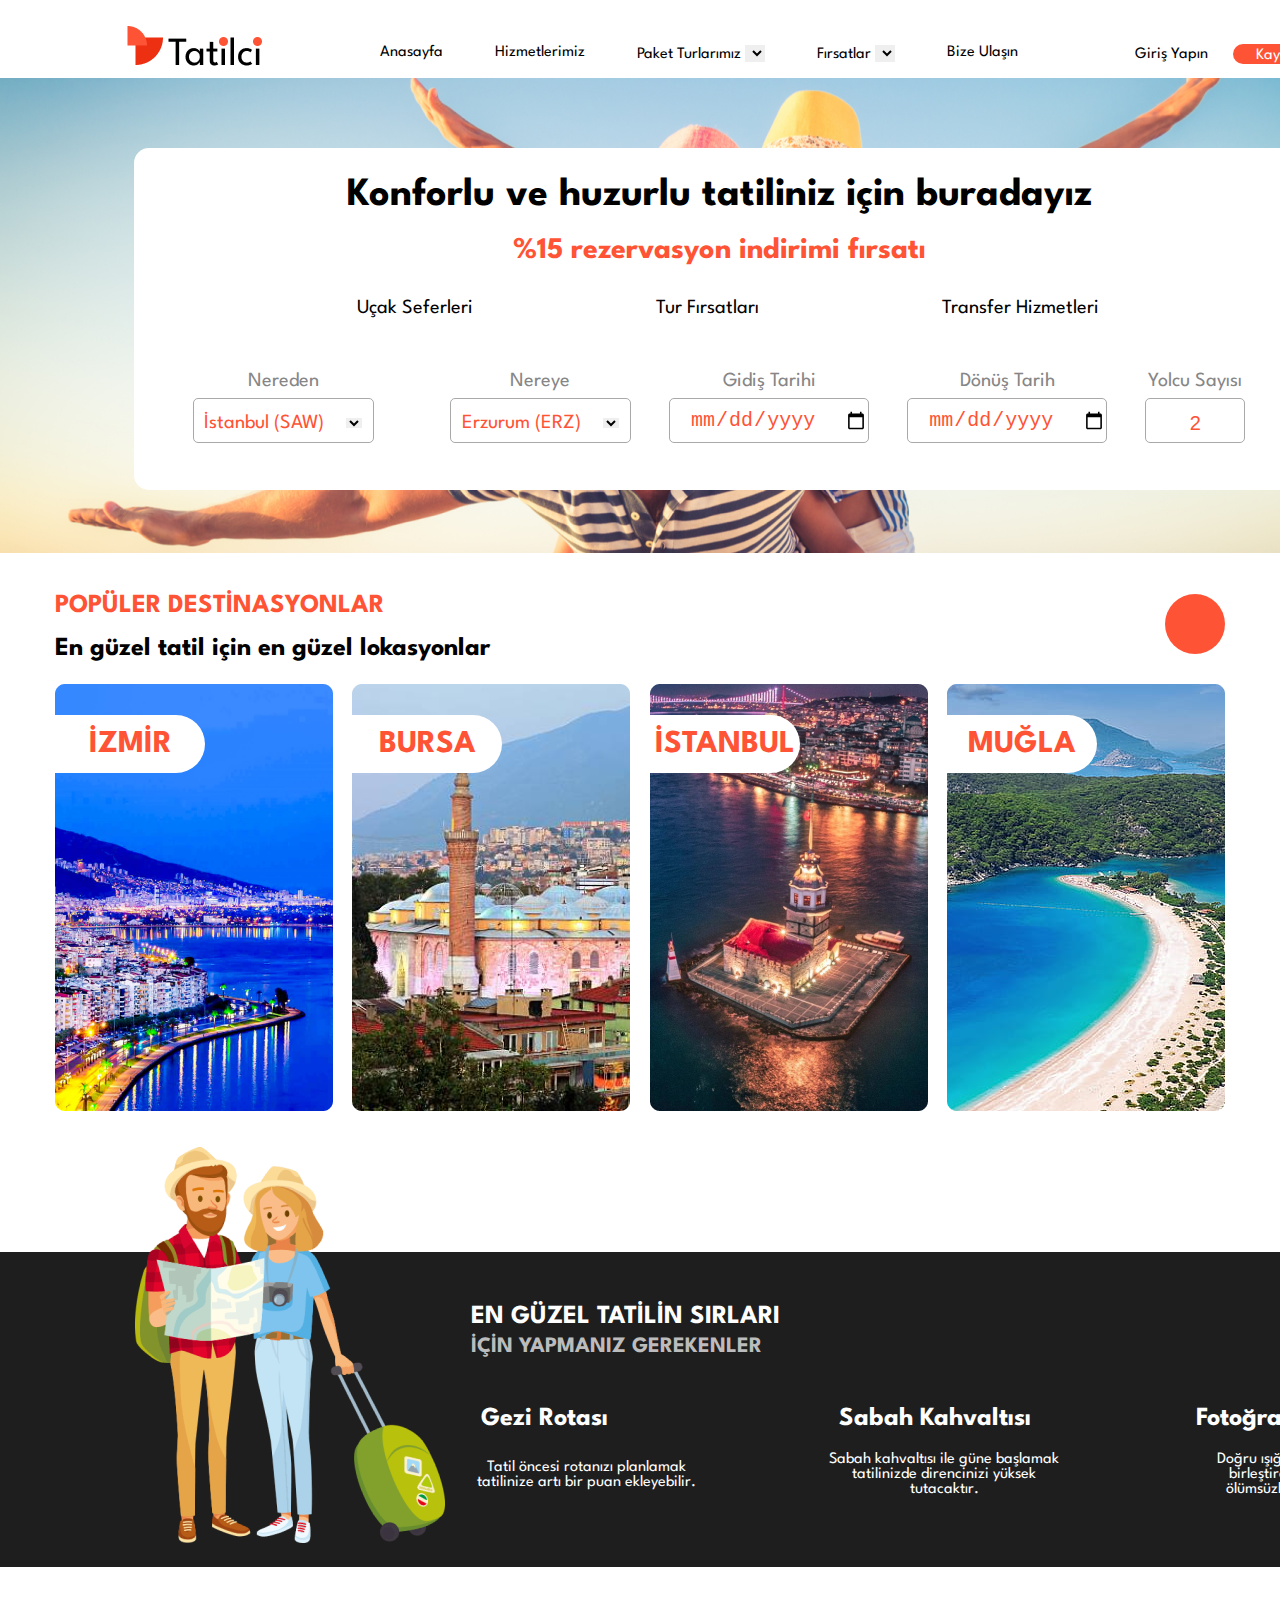
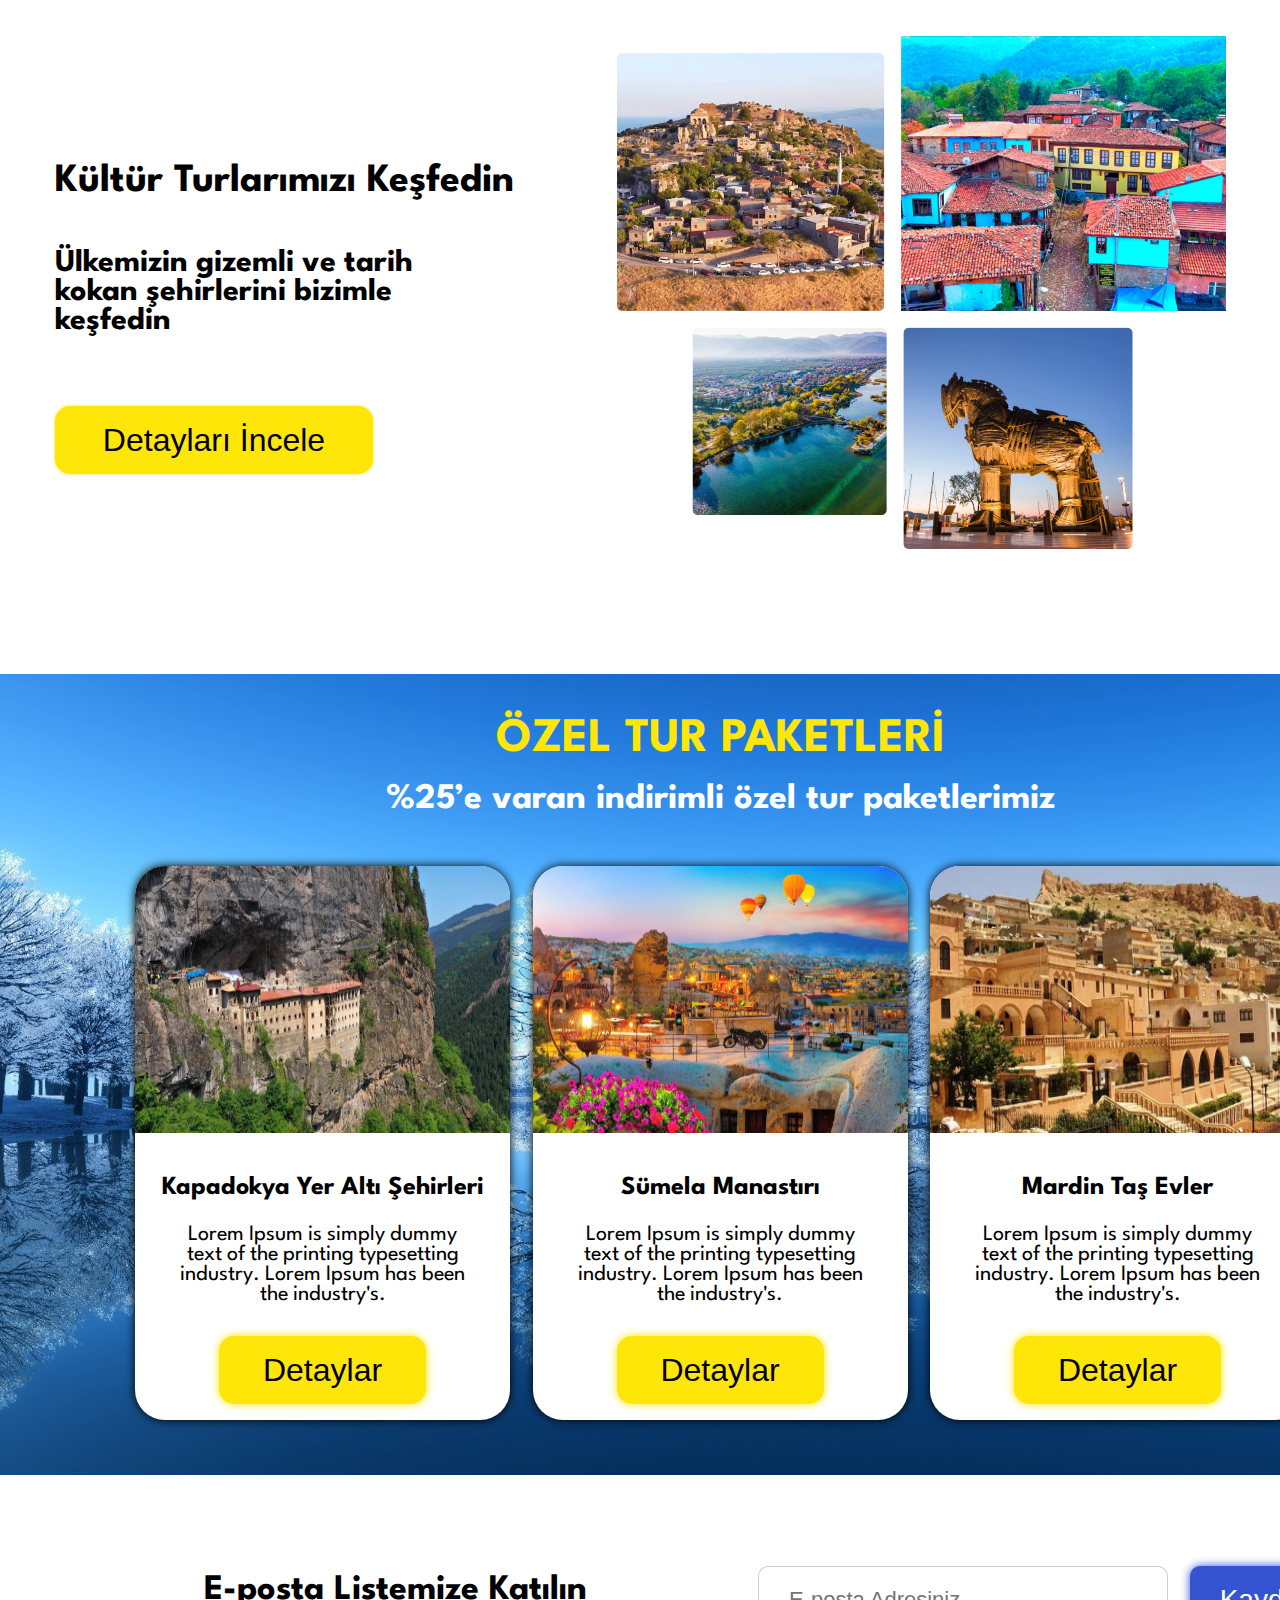
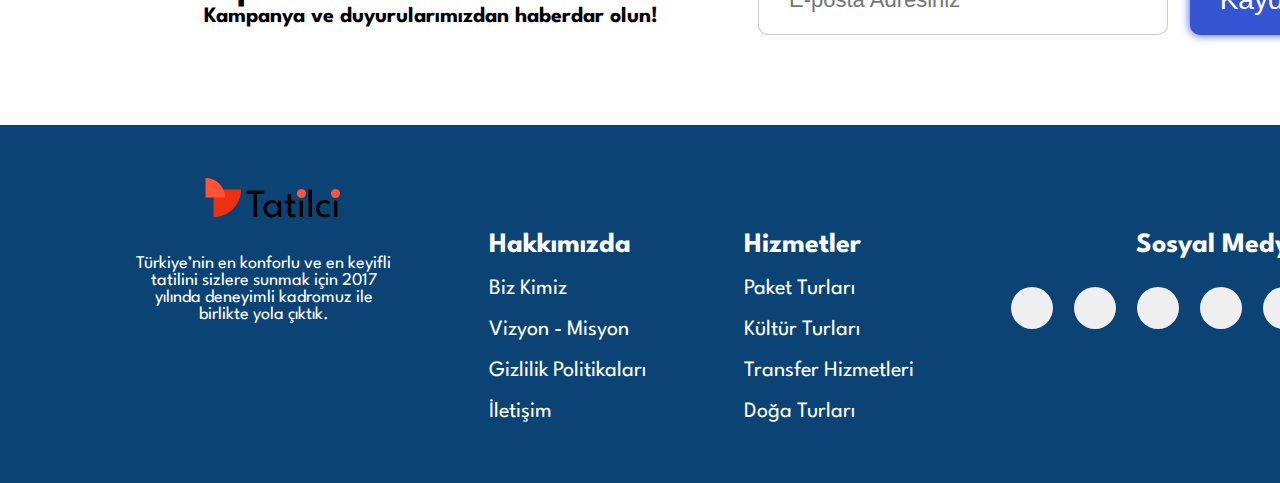
<file: index.html>
<!DOCTYPE html>
<html lang="en">
<head>
    <meta charset="UTF-8">
    <meta name="viewport" content="width=device-width, initial-scale=1.0">
    <link rel="stylesheet" href="https://cdnjs.cloudflare.com/ajax/libs/font-awesome/6.6.0/css/all.min.css" integrity="sha512-Kc323vGBEqzTmouAECnVceyQqyqdsSiqLQISBL29aUW4U/M7pSPA/gEUZQqv1cwx4OnYxTxve5UMg5GT6L4JJg==" crossorigin="anonymous" referrerpolicy="no-referrer" />
    <link rel="preconnect" href="https://fonts.googleapis.com">
<link rel="preconnect" href="https://fonts.gstatic.com" crossorigin>
<link href="https://fonts.googleapis.com/css2?family=League+Spartan:wght@100..900&display=swap" rel="stylesheet">
<link rel="preconnect" href="https://fonts.googleapis.com">
<link rel="preconnect" href="https://fonts.gstatic.com" crossorigin>
<link href="https://fonts.googleapis.com/css2?family=League+Spartan:wght@100..900&display=swap" rel="stylesheet">
    <link rel="stylesheet" href="./css/style.css">
    <title>Tatilci</title>
</head>
<body>
    <!-- nav -->

    <nav>
        <div class="container-nav">
            <div class="logo-img">
                <img src="./image/nav/Group 1.png" alt="">
            </div>
            <div class="nav-mid">
                <div class="anasayfa">
                    <a href="#">Anasayfa</a>
                </div>
                <div class="hizmetlerimiz">
                    <a href="#">Hizmetlerimiz</a>
                </div>
                <div class="taket-turlar">
                    <label for="country">Paket Turlarımız</label>
                    <select name="country" id="country"></select>
                </div>
                <div class="Firsatlar">
                    <label for="country">Fırsatlar</label>
                    <select name="country" id="country"></select>
                </div>
                <div class="bize-ulas">
                    <a href="#">Bize Ulaşın</a>
                </div>
            </div>
            <div class="nav-right">
                <a href="#">Giriş Yapın</a>
                <a href="#" class="kayit">Kayıt Ol</a>
            </div>
        </div>
    </nav>

    <!-- main {header}-->

    <main>
        <div class="wrapper">
            <h1>Konforlu ve huzurlu tatiliniz için buradayız</h1>
            <h2>%15 rezervasyon indirimi fırsatı</h2>
            <div class="container-transfer">
                <button><i class="fa-solid fa-plane-departure"></i>Uçak Seferleri</button>
                <button><i class="fa-solid fa-route"></i>Tur Fırsatları</button>
                <button><i class="fa-solid fa-car"></i>Transfer Hizmetleri</button>
            </div>
            <div class="wrap">
                <div class="nereden">
                    <p>Nereden</p>
                    <div class="container-label">
                        <label for="country">İstanbul (SAW)</label>
                        <select name="country" id="country"></select>
                    </div>
                </div>
                <i class="fa-solid fa-right-left"></i>
                <div class="nereden">
                    <p>Nereye</p>
                    <div class="container-label">
                        <label for="country">Erzurum (ERZ)</label>
                        <select name="country" id="country"></select>
                    </div>
                </div>
                <div class="gides">
                    <p>Gidiş Tarihi</p>
                    <input type="date" name="birthday" id="birthday">
                </div>
                <div class="gides gides1">
                    <p>Dönüş Tarih</p>
                    <input type="date" name="birthday" id="birthday">
                </div>
                <div class="yolcu">
                    <p>Yolcu Sayısı</p>
                    <button><i class="fa-solid fa-minus"></i>2<i class="fa-solid fa-plus"></i></button>
                </div>
            </div>
        </div>
    </main>

    <!-- box-image -->

    <div class="container-wrap">
        <div class="container-text">
            <div class="text-box">
                <h2>POPÜLER DESTİNASYONLAR</h2>
                <h3>En güzel tatil için en güzel lokasyonlar</h3>
            </div>
            <div class="content">
                <i class="fa-solid fa-arrow-left"></i>
                <button><i class="fa-solid fa-arrow-right"></i></button>
            </div>
        </div>
        <div class="box-image">
            <div class="box box1">
                <h1>İZMİR</h1>
            </div>
            <div class="box box2">
                <h1>BURSA</h1>
            </div>
            <div class="box box3">
                <h1>İSTANBUL</h1>
            </div>
            <div class="box box4">
                <h1>MUĞLA</h1>
            </div>
        </div>
    </div>

    <!-- tatilin -->
     

    <div class="tatilin">
        <div class="img-content">
            <img src="./image/size/PngItem_4646400 1.png" alt="">
        </div>
        <div class="h1-container">
            <h1>EN GÜZEL TATİLİN SIRLARI</h1>
            <h2>İÇİN YAPMANIZ GEREKENLER</h2>
        </div>
        <div class="container-sabah">
            <div class="sabah">
                <i class="fa-solid fa-circle-notch"></i>
                <h3>Gezi Rotası</h3>
                <p>Tatil öncesi rotanızı planlamak tatilinize artı bir puan ekleyebilir.</p>
            </div>
            <div class="sabah">
                <i class="fa-solid fa-circle-notch"></i>
                <h3>Sabah Kahvaltısı</h3>
                <p>Sabah kahvaltısı ile güne başlamak tatilinizde direncinizi yüksek tutacaktır.</p>
            </div>
            <div class="sabah">
                <i class="fa-solid fa-circle-notch"></i>
                <h3>Fotoğraf Çekimi</h3>
                <p>Doğru ışığı manzaralar ile birleştirerek anılarınızı ölümsüzleştirebilirsiniz.</p>
            </div>
        </div>
    </div>

    <!-- container-wrappper -->

    <div class="container-wrapper">
        <div class="container-write">
            <h1>Kültür Turlarımızı Keşfedin</h1>
            <h2>Ülkemizin gizemli ve tarih kokan şehirlerini bizimle keşfedin</h2>
            <button>Detayları İncele</button>
        </div>
        <div class="container-image">
            <div class="box-img">
                <img src="./image/kultur/Rectangle 19.png" alt="">
            </div>
            <div class="box-img1">
                <img src="./image/kultur/Mask group (5).png" alt="">
            </div>
            <div class="box-img2">
                <img src="./image/kultur/Rectangle 20.png" alt="">
            </div>
            <div class="box-img3">
                <img src="./image/kultur/Rectangle 21.png" alt="">
            </div>
        </div>
    </div>

    <!-- packages -->

    <div class="packages">
        <h1>ÖZEL TUR PAKETLERİ</h1>
        <h2>%25’e varan indirimli özel tur paketlerimiz</h2>

        <div class="container-nature">
            <div class="box-nature">
                <img src="./image/ozel/image 2 (1).png" alt="">
                <div class="texture">
                    <h3>Kapadokya Yer Altı Şehirleri</h3>
                    <p>Lorem Ipsum is simply dummy text of the printing typesetting industry. Lorem Ipsum has been the industry's.</p>
                    <button>Detaylar</button>
                </div>
            </div>
            <div class="box-nature">
                <img src="./image/ozel/image 2.png" alt="">
                <div class="texture">
                    <h3>Sümela Manastırı</h3>
                    <p>Lorem Ipsum is simply dummy text of the printing typesetting industry. Lorem Ipsum has been the industry's.</p>
                    <button>Detaylar</button>
                </div>
            </div>
            <div class="box-nature">
                <img src="./image/ozel/image 3.png" alt="">
                <div class="texture">
                    <h3>Mardin Taş Evler</h3>
                    <p>Lorem Ipsum is simply dummy text of the printing typesetting industry. Lorem Ipsum has been the industry's.</p>
                    <button>Detaylar</button>
                </div>
            </div>
        </div>
    </div>

    <!-- wrap-email -->

    <div class="wrap-email">
        <i class="fa-sharp fa-solid fa-envelope-open-text"></i>
        <div class="container-gmail">
            <h2>E-posta Listemize Katılın</h2>
            <h3>Kampanya ve duyurularımızdan haberdar olun!</h3>
        </div>
        <div class="container-email">
            <input type="email" placeholder="E-posta Adresiniz">
            <button>Kaydol</button>
        </div>
    </div>

    <!-- footeer -->

    <footer>
        <div class="container-footer">
            <div class="about">
                <img src="./image/nav/Group 1.png" alt="">
                    <p>Türkiye’nin en konforlu ve
                    en keyifli tatilini sizlere sunmak için 2017 yılında deneyimli kadromuz
                    ile birlikte yola çıktık.</p>
            </div>
            <div class="about-us">
                <h1>
                    <h1>Hakkımızda</h1>
                    <p>Biz Kimiz</p>
                    <p>Vizyon - Misyon</p>
                    <p>Gizlilik Politikaları</p>
                    <p>İletişim</p>
                </h1>
            </div>
            <div class="services">
                <h1>Hizmetler</h1>
                <p>Paket Turları</p>
                <p>Kültür Turları</p>
                <p>Transfer Hizmetleri</p>
                <p>Doğa Turları</p>
            </div>
            <div class="media">
                <div class="media-h1">
                    <h1>Sosyal Medya</h1>
                </div>
                <div class="media-button">
                    <button><i class="fa-brands fa-facebook"></i></button>
                    <button><i class="fa-brands fa-twitter"></i></button>
                    <button><i class="fa-brands fa-whatsapp"></i></button>
                    <button><i class="fa-brands fa-youtube"></i></button>
                    <button><i class="fa-brands fa-instagram"></i></button>
                </div>
            </div>
        </div>
    </footer>

</body>
</html>
</file>
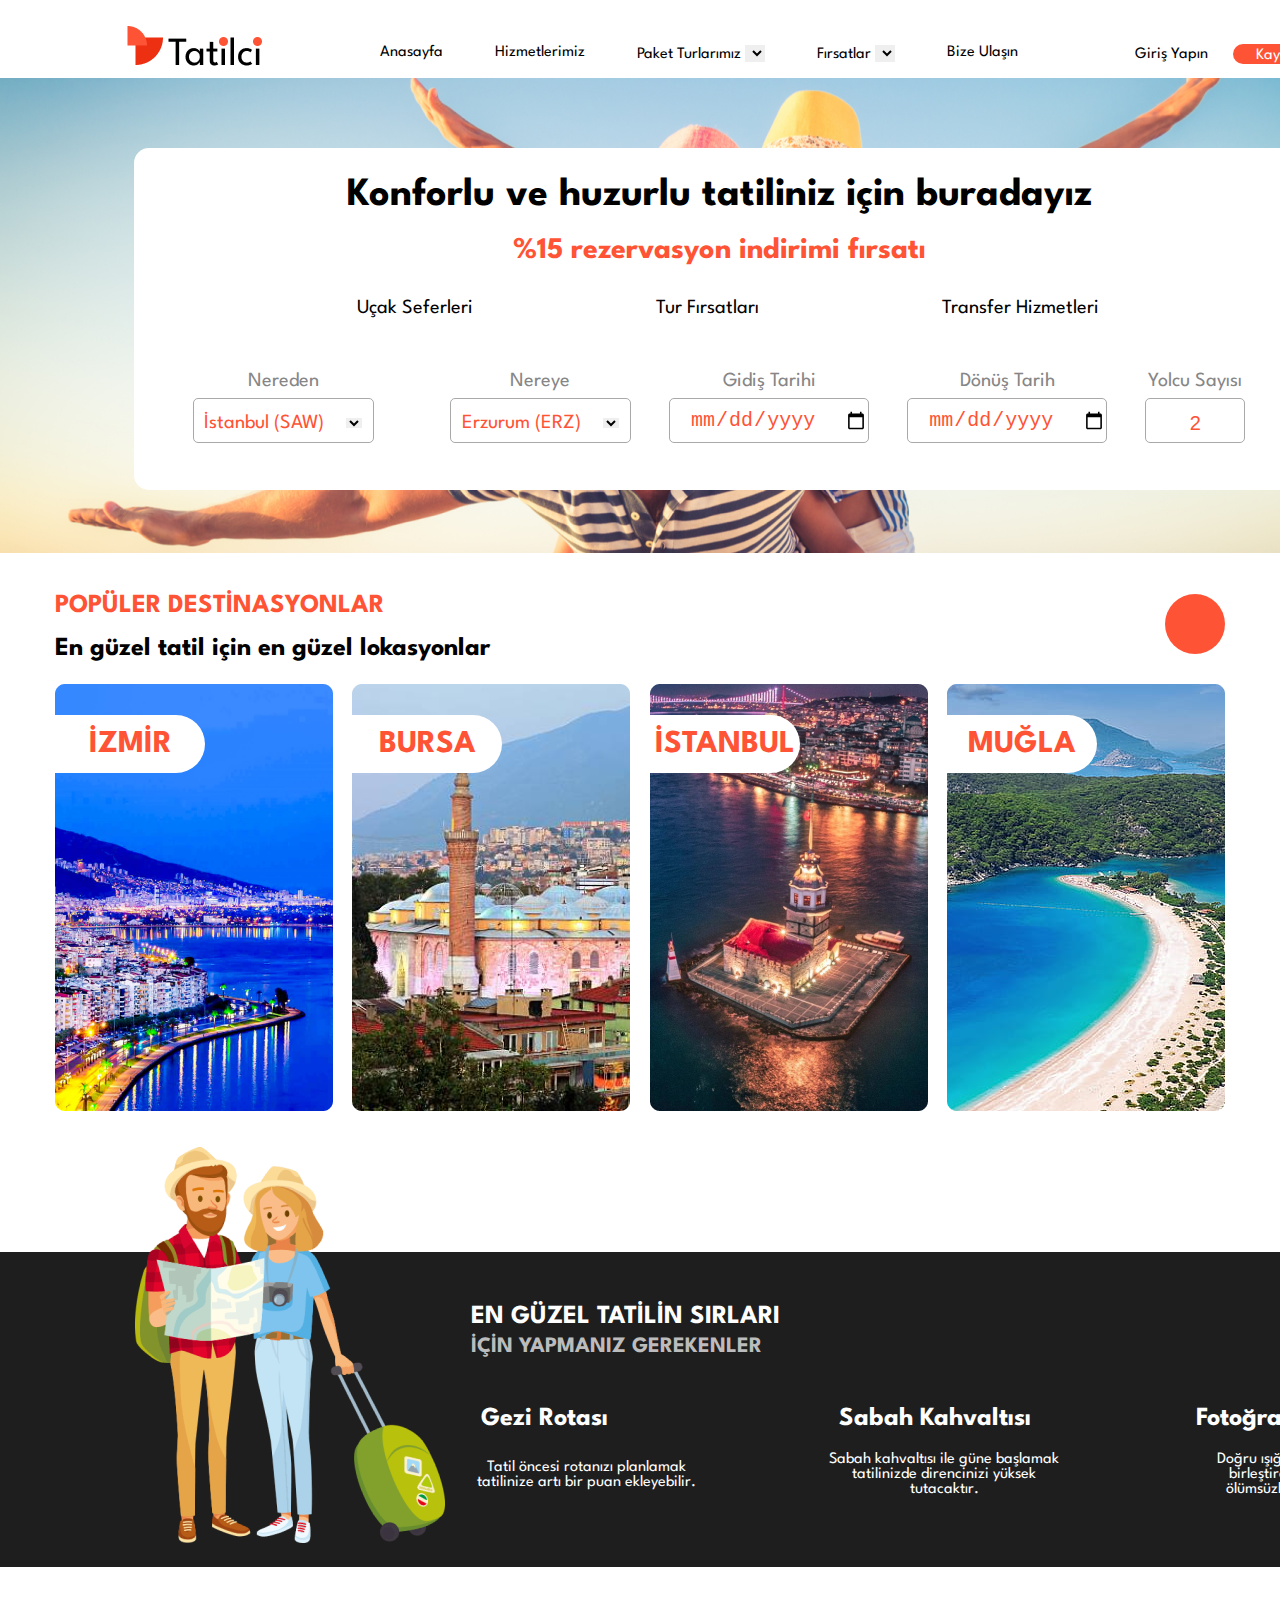
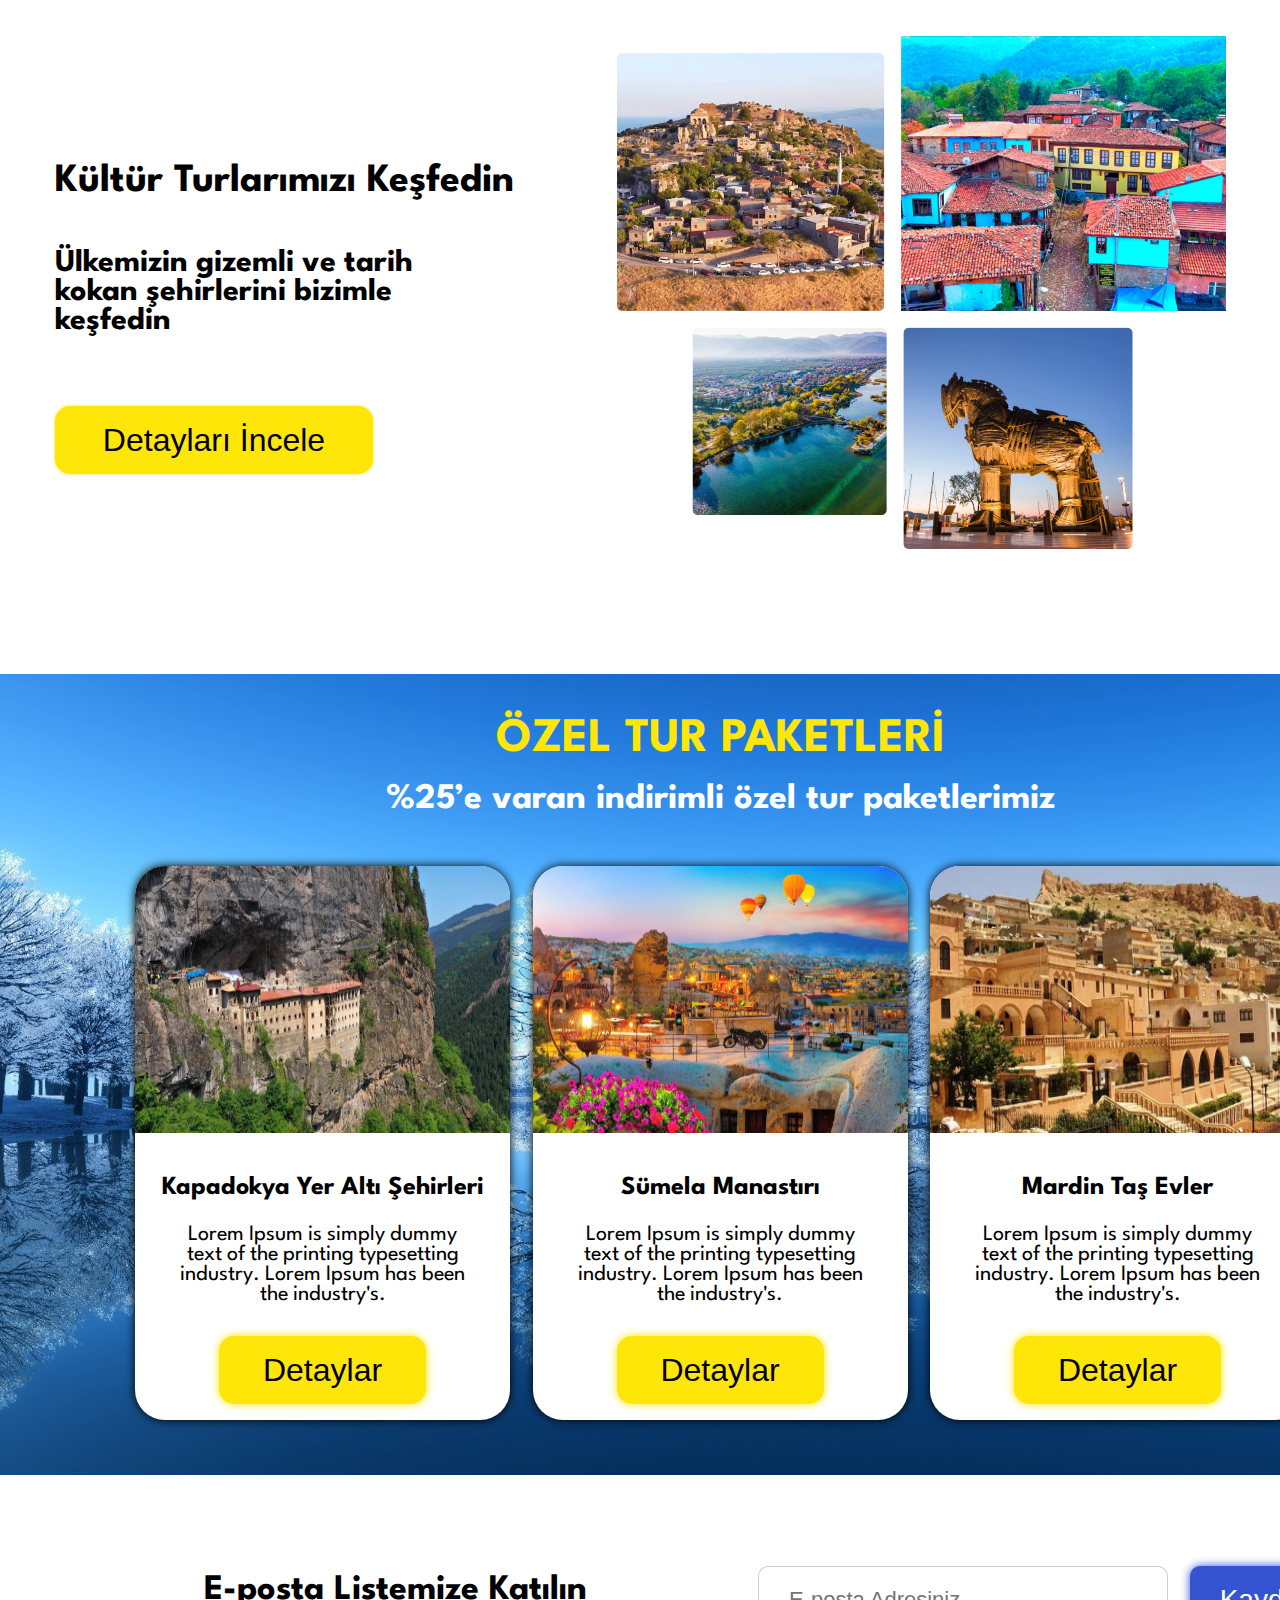
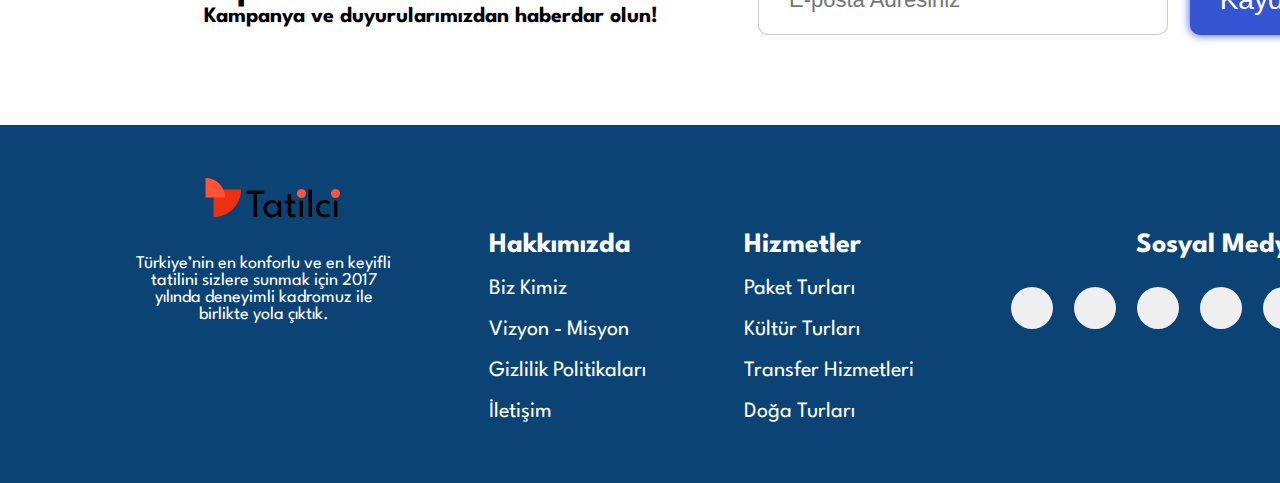
<file: pages/index.html>
<!DOCTYPE html>
<html lang="en">
<head>
    <meta charset="UTF-8">
    <meta name="viewport" content="width=device-width, initial-scale=1.0">
    <link rel="stylesheet" href="https://cdnjs.cloudflare.com/ajax/libs/font-awesome/6.6.0/css/all.min.css" integrity="sha512-Kc323vGBEqzTmouAECnVceyQqyqdsSiqLQISBL29aUW4U/M7pSPA/gEUZQqv1cwx4OnYxTxve5UMg5GT6L4JJg==" crossorigin="anonymous" referrerpolicy="no-referrer" />
    <link rel="preconnect" href="https://fonts.googleapis.com">
<link rel="preconnect" href="https://fonts.gstatic.com" crossorigin>
<link href="https://fonts.googleapis.com/css2?family=League+Spartan:wght@100..900&display=swap" rel="stylesheet">
<link rel="preconnect" href="https://fonts.googleapis.com">
<link rel="preconnect" href="https://fonts.gstatic.com" crossorigin>
<link href="https://fonts.googleapis.com/css2?family=League+Spartan:wght@100..900&display=swap" rel="stylesheet">
    <link rel="stylesheet" href="../css/style.css">
    <title>Tatilci</title>
</head>
<body>
    <!-- nav -->

    <nav>
        <div class="container-nav">
            <div class="logo-img">
                <img src="../image/nav/Group 1.png" alt="">
            </div>
            <div class="nav-mid">
                <div class="anasayfa">
                    <a href="#">Anasayfa</a>
                </div>
                <div class="hizmetlerimiz">
                    <a href="#">Hizmetlerimiz</a>
                </div>
                <div class="taket-turlar">
                    <label for="country">Paket Turlarımız</label>
                    <select name="country" id="country"></select>
                </div>
                <div class="Firsatlar">
                    <label for="country">Fırsatlar</label>
                    <select name="country" id="country"></select>
                </div>
                <div class="bize-ulas">
                    <a href="#">Bize Ulaşın</a>
                </div>
            </div>
            <div class="nav-right">
                <a href="#">Giriş Yapın</a>
                <a href="#" class="kayit">Kayıt Ol</a>
            </div>
        </div>
    </nav>

    <!-- main {header}-->

    <main>
        <div class="wrapper">
            <h1>Konforlu ve huzurlu tatiliniz için buradayız</h1>
            <h2>%15 rezervasyon indirimi fırsatı</h2>
            <div class="container-transfer">
                <button><i class="fa-solid fa-plane-departure"></i>Uçak Seferleri</button>
                <button><i class="fa-solid fa-route"></i>Tur Fırsatları</button>
                <button><i class="fa-solid fa-car"></i>Transfer Hizmetleri</button>
            </div>
            <div class="wrap">
                <div class="nereden">
                    <p>Nereden</p>
                    <div class="container-label">
                        <label for="country">İstanbul (SAW)</label>
                        <select name="country" id="country"></select>
                    </div>
                </div>
                <i class="fa-solid fa-right-left"></i>
                <div class="nereden">
                    <p>Nereye</p>
                    <div class="container-label">
                        <label for="country">Erzurum (ERZ)</label>
                        <select name="country" id="country"></select>
                    </div>
                </div>
                <div class="gides">
                    <p>Gidiş Tarihi</p>
                    <input type="date" name="birthday" id="birthday">
                </div>
                <div class="gides gides1">
                    <p>Dönüş Tarih</p>
                    <input type="date" name="birthday" id="birthday">
                </div>
                <div class="yolcu">
                    <p>Yolcu Sayısı</p>
                    <button><i class="fa-solid fa-minus"></i>2<i class="fa-solid fa-plus"></i></button>
                </div>
            </div>
        </div>
    </main>

    <!-- box-image -->

    <div class="container-wrap">
        <div class="container-text">
            <div class="text-box">
                <h2>POPÜLER DESTİNASYONLAR</h2>
                <h3>En güzel tatil için en güzel lokasyonlar</h3>
            </div>
            <div class="content">
                <i class="fa-solid fa-arrow-left"></i>
                <button><i class="fa-solid fa-arrow-right"></i></button>
            </div>
        </div>
        <div class="box-image">
            <div class="box box1">
                <h1>İZMİR</h1>
            </div>
            <div class="box box2">
                <h1>BURSA</h1>
            </div>
            <div class="box box3">
                <h1>İSTANBUL</h1>
            </div>
            <div class="box box4">
                <h1>MUĞLA</h1>
            </div>
        </div>
    </div>

    <!-- tatilin -->
     

    <div class="tatilin">
        <div class="img-content">
            <img src="../image/size/PngItem_4646400 1.png" alt="">
        </div>
        <div class="h1-container">
            <h1>EN GÜZEL TATİLİN SIRLARI</h1>
            <h2>İÇİN YAPMANIZ GEREKENLER</h2>
        </div>
        <div class="container-sabah">
            <div class="sabah">
                <i class="fa-solid fa-circle-notch"></i>
                <h3>Gezi Rotası</h3>
                <p>Tatil öncesi rotanızı planlamak tatilinize artı bir puan ekleyebilir.</p>
            </div>
            <div class="sabah">
                <i class="fa-solid fa-circle-notch"></i>
                <h3>Sabah Kahvaltısı</h3>
                <p>Sabah kahvaltısı ile güne başlamak tatilinizde direncinizi yüksek tutacaktır.</p>
            </div>
            <div class="sabah">
                <i class="fa-solid fa-circle-notch"></i>
                <h3>Fotoğraf Çekimi</h3>
                <p>Doğru ışığı manzaralar ile birleştirerek anılarınızı ölümsüzleştirebilirsiniz.</p>
            </div>
        </div>
    </div>

    <!-- container-wrappper -->

    <div class="container-wrapper">
        <div class="container-write">
            <h1>Kültür Turlarımızı Keşfedin</h1>
            <h2>Ülkemizin gizemli ve tarih kokan şehirlerini bizimle keşfedin</h2>
            <button>Detayları İncele</button>
        </div>
        <div class="container-image">
            <div class="box-img">
                <img src="../image/kultur/Rectangle 19.png" alt="">
            </div>
            <div class="box-img1">
                <img src="../image/kultur/Mask group (5).png" alt="">
            </div>
            <div class="box-img2">
                <img src="../image/kultur/Rectangle 20.png" alt="">
            </div>
            <div class="box-img3">
                <img src="../image/kultur/Rectangle 21.png" alt="">
            </div>
        </div>
    </div>

    <!-- packages -->

    <div class="packages">
        <h1>ÖZEL TUR PAKETLERİ</h1>
        <h2>%25’e varan indirimli özel tur paketlerimiz</h2>

        <div class="container-nature">
            <div class="box-nature">
                <img src="../image/ozel/image 2 (1).png" alt="">
                <div class="texture">
                    <h3>Kapadokya Yer Altı Şehirleri</h3>
                    <p>Lorem Ipsum is simply dummy text of the printing typesetting industry. Lorem Ipsum has been the industry's.</p>
                    <button>Detaylar</button>
                </div>
            </div>
            <div class="box-nature">
                <img src="../image/ozel/image 2.png" alt="">
                <div class="texture">
                    <h3>Sümela Manastırı</h3>
                    <p>Lorem Ipsum is simply dummy text of the printing typesetting industry. Lorem Ipsum has been the industry's.</p>
                    <button>Detaylar</button>
                </div>
            </div>
            <div class="box-nature">
                <img src="../image/ozel/image 3.png" alt="">
                <div class="texture">
                    <h3>Mardin Taş Evler</h3>
                    <p>Lorem Ipsum is simply dummy text of the printing typesetting industry. Lorem Ipsum has been the industry's.</p>
                    <button>Detaylar</button>
                </div>
            </div>
        </div>
    </div>

    <!-- wrap-email -->

    <div class="wrap-email">
        <i class="fa-sharp fa-solid fa-envelope-open-text"></i>
        <div class="container-gmail">
            <h2>E-posta Listemize Katılın</h2>
            <h3>Kampanya ve duyurularımızdan haberdar olun!</h3>
        </div>
        <div class="container-email">
            <input type="email" placeholder="E-posta Adresiniz">
            <button>Kaydol</button>
        </div>
    </div>

    <!-- footeer -->

    <footer>
        <div class="container-footer">
            <div class="about">
                <img src="../image/nav/Group 1.png" alt="">
                    <p>Türkiye’nin en konforlu ve
                    en keyifli tatilini sizlere sunmak için 2017 yılında deneyimli kadromuz
                    ile birlikte yola çıktık.</p>
            </div>
            <div class="about-us">
                <h1>
                    <h1>Hakkımızda</h1>
                    <p>Biz Kimiz</p>
                    <p>Vizyon - Misyon</p>
                    <p>Gizlilik Politikaları</p>
                    <p>İletişim</p>
                </h1>
            </div>
            <div class="services">
                <h1>Hizmetler</h1>
                <p>Paket Turları</p>
                <p>Kültür Turları</p>
                <p>Transfer Hizmetleri</p>
                <p>Doğa Turları</p>
            </div>
            <div class="media">
                <div class="media-h1">
                    <h1>Sosyal Medya</h1>
                </div>
                <div class="media-button">
                    <button><i class="fa-brands fa-facebook"></i></button>
                    <button><i class="fa-brands fa-twitter"></i></button>
                    <button><i class="fa-brands fa-whatsapp"></i></button>
                    <button><i class="fa-brands fa-youtube"></i></button>
                    <button><i class="fa-brands fa-instagram"></i></button>
                </div>
            </div>
        </div>
    </footer>

</body>
</html>
</file>
<file: css/style.css>
* {
  margin: 0;
  padding: 0;
  box-sizing: border-box; }

body {
  font-family: "League Spartan", sans-serif;
  font-optical-sizing: auto;
  font-style: normal; }

nav {
  width: 1438px;
  margin: 0 auto; }
  nav .container-nav {
    width: 85%;
    display: flex;
    margin: 0 auto; }
    nav .container-nav a {
      font-family: "League Spartan", sans-serif;
      font-optical-sizing: auto;
      font-style: normal;
      font-size: 16px;
      text-decoration: none;
      color: black; }
  nav select {
    border: none; }

.logo-img {
  margin-top: 10px; }

.nav-mid {
  display: flex;
  gap: 52px;
  margin: 0 auto;
  margin-top: 45px; }

.nav-right {
  margin-top: 30px;
  display: flex;
  align-items: center; }
  .nav-right .kayit {
    display: block;
    width: 97px;
    height: 20px;
    text-align: center;
    padding-top: 4px;
    color: white;
    background-color: #FF5336;
    border-radius: 15px;
    margin-left: 25px; }

main {
  width: 1438px;
  height: 475px;
  margin: 0 auto;
  padding-top: 70px;
  background-image: url("../image/konfurlu/Mask group.png"); }
  main .wrapper {
    width: 1170px;
    height: 342px;
    margin: 0 auto;
    background-color: white;
    border-radius: 15px; }
    main .wrapper h1 {
      font-family: "League Spartan", sans-serif;
      font-optical-sizing: auto;
      font-style: normal;
      font-size: 40px;
      text-align: center;
      padding-top: 29px; }
    main .wrapper h2 {
      font-family: "League Spartan", sans-serif;
      font-optical-sizing: auto;
      font-style: normal;
      font-size: 30px;
      text-align: center;
      color: #FF5336;
      margin-top: 23px; }
    main .wrapper .container-transfer {
      width: 65%;
      display: flex;
      margin: 0 auto;
      justify-content: space-between;
      margin-top: 34px; }
      main .wrapper .container-transfer button:hover {
        border-bottom: 3px solid #FF5336; }
      main .wrapper .container-transfer button {
        width: auto;
        height: 38px;
        display: flex;
        border: none;
        background-color: white;
        font-size: 20px;
        font-family: "League Spartan", sans-serif;
        font-optical-sizing: auto;
        font-style: normal;
        cursor: pointer; }
        main .wrapper .container-transfer button .fa-solid {
          padding-right: 18px; }
    main .wrapper .wrap {
      display: flex;
      width: 90%;
      margin: 0 auto;
      margin-top: 35px;
      justify-content: space-between; }
      main .wrapper .wrap .fa-right-left {
        font-size: 22px;
        margin-top: 37px; }
      main .wrapper .wrap .nereden {
        width: 181px;
        height: 71px; }
        main .wrapper .wrap .nereden .container-label {
          display: flex;
          width: 181px;
          height: 45px;
          border: 1px solid darkgray;
          justify-content: space-around;
          margin-top: 8px;
          border-radius: 5px; }
          main .wrapper .wrap .nereden .container-label select {
            border: none;
            width: 16px;
            height: 10px;
            margin-top: 19px; }
        main .wrapper .wrap .nereden p {
          font-size: 20px;
          text-align: center;
          color: #868686; }
        main .wrapper .wrap .nereden label {
          display: block;
          border-radius: 5px;
          color: #FF5336;
          font-size: 20px;
          padding-top: 15px; }
      main .wrapper .wrap .gides {
        width: 200px;
        height: 71px; }
        main .wrapper .wrap .gides p {
          font-size: 20px;
          text-align: center;
          color: #868686; }
        main .wrapper .wrap .gides input {
          width: 100%;
          height: 45px;
          margin-top: 8px;
          border: 1px solid darkgray;
          border-radius: 5px;
          font-size: 20px;
          color: #FF5336;
          padding-left: 20px; }
      main .wrapper .wrap .yolcu {
        width: 100px;
        height: 71px; }
        main .wrapper .wrap .yolcu p {
          font-size: 20px;
          text-align: center;
          color: #868686; }
        main .wrapper .wrap .yolcu button {
          display: flex;
          width: 100%;
          height: 45px;
          border: 1px solid darkgray;
          background-color: white;
          margin-top: 8px;
          border-radius: 5px;
          font-size: 20px;
          color: #FF5336;
          justify-content: space-around;
          cursor: pointer;
          padding-top: 13px; }
        main .wrapper .wrap .yolcu .fa-minus {
          color: black; }
        main .wrapper .wrap .yolcu .fa-plus {
          color: black; }

.container-wrap {
  width: 1170px;
  margin: 0 auto;
  margin-top: 41px; }
  .container-wrap .container-text {
    display: flex;
    justify-content: space-between; }
    .container-wrap .container-text h2 {
      font-size: 26px;
      color: #FF5336; }
    .container-wrap .container-text h3 {
      font-size: 26px;
      margin-top: 19px; }
  .container-wrap .content {
    display: flex;
    width: 112px;
    height: 60px;
    justify-content: space-between; }
    .container-wrap .content .fa-arrow-left {
      color: #6D6D6D;
      font-size: 30px;
      margin-top: 15px; }
    .container-wrap .content button {
      width: 60px;
      height: 60px;
      border-radius: 50%;
      border: none;
      color: white;
      background-color: #FF5336;
      font-size: 30px; }
  .container-wrap .box-image {
    display: flex;
    justify-content: space-between;
    margin-top: 23px; }
    .container-wrap .box-image .box {
      width: 278px;
      height: 427px; }
      .container-wrap .box-image .box h1 {
        width: 150px;
        height: 58px;
        background-color: white;
        color: #FF5336;
        display: flex;
        text-align: center;
        align-items: center;
        justify-content: center;
        margin-top: 31px;
        border-radius: 0px 30px 30px 0px; }
    .container-wrap .box-image .box1 {
      background-image: url("../image/populer/Mask group (1).png");
      background-size: cover;
      background-position: center;
      background-repeat: no-repeat; }
    .container-wrap .box-image .box2 {
      background-image: url("../image/populer/Mask group (2).png");
      background-size: cover;
      background-position: center;
      background-repeat: no-repeat; }
    .container-wrap .box-image .box3 {
      background-image: url("../image/populer/Mask group (3).png");
      background-size: cover;
      background-position: center;
      background-repeat: no-repeat; }
    .container-wrap .box-image .box4 {
      background-image: url("../image/populer/Mask group (4).png");
      background-size: cover;
      background-position: center;
      background-repeat: no-repeat; }

.tatilin {
  width: 1440px;
  margin: 0 auto;
  height: 315px;
  display: flex;
  flex-wrap: wrap;
  position: relative;
  margin-top: 141px;
  background-color: #1E1E1E; }
  .tatilin .img-content {
    position: absolute;
    left: 135px;
    bottom: 20px; }
  .tatilin .h1-container {
    margin-left: 471px;
    margin-top: 53px;
    height: 52px; }
    .tatilin .h1-container h1 {
      font-size: 26px;
      color: white; }
    .tatilin .h1-container h2 {
      font-size: 22px;
      color: #BCBCBC;
      margin-top: 8px; }
  .tatilin .container-sabah {
    width: 950px;
    margin-left: 469px;
    display: flex;
    justify-content: space-between;
    margin-bottom: 48px; }
    .tatilin .container-sabah .sabah {
      width: 235px;
      display: flex;
      flex-wrap: wrap; }
      .tatilin .container-sabah .sabah .fa-circle-notch {
        font-size: 30px;
        color: #FF5336; }
      .tatilin .container-sabah .sabah h3 {
        font-size: 26px;
        color: white;
        padding-left: 12px;
        padding-top: 6px; }
      .tatilin .container-sabah .sabah p {
        color: white;
        text-align: center; }

.container-wrapper {
  width: 1170px;
  margin: 0 auto;
  margin-top: 40px;
  display: flex; }
  .container-wrapper .container-write {
    margin-top: 156px; }
    .container-wrapper .container-write h1 {
      height: 37px;
      font-size: 40px; }
    .container-wrapper .container-write h2 {
      width: 417px;
      height: 58px;
      font-size: 32px;
      margin-top: 49px; }
    .container-wrapper .container-write button {
      width: 318px;
      height: 68px;
      border-radius: 15px;
      border: none;
      background-color: #FFE609;
      font-size: 32px;
      margin-top: 99px;
      cursor: pointer;
      box-shadow: 0 0 3px #FFE609; }
  .container-wrapper .container-image {
    position: relative;
    display: flex;
    flex-wrap: wrap; }
    .container-wrapper .container-image .box-img {
      position: absolute;
      left: 103px;
      top: 46px; }
    .container-wrapper .container-image .box-img1 {
      position: absolute;
      left: 387px; }
    .container-wrapper .container-image .box-img2 {
      position: absolute;
      top: 320px;
      left: 178px; }
    .container-wrapper .container-image .box-img3 {
      position: absolute;
      top: 320px;
      left: 389px; }

.packages {
  width: 1440px;
  height: auto;
  margin: 0 auto;
  margin-top: 200px;
  display: flex;
  flex-wrap: wrap;
  background-image: url("../image/ozel/1404945-full-size-blue-nature-wallpaper-1920x1200-for-iphone-5.jpg");
  background-size: cover;
  background-position: center;
  background-repeat: no-repeat; }
  .packages h1 {
    width: 100%;
    font-size: 48px;
    text-align: center;
    color: #FFE609;
    margin-top: 43px; }
  .packages h2 {
    width: 100%;
    text-align: center;
    font-size: 36px;
    margin-top: 21px;
    color: white; }
  .packages .container-nature {
    width: 1170px;
    margin: 0 auto;
    margin-top: 50px;
    display: flex;
    justify-content: space-between; }
    .packages .container-nature .box-nature {
      width: 375px;
      height: 554px;
      border-radius: 30px;
      margin-bottom: 55px;
      background-color: white;
      box-shadow: 0 0 10px black; }
      .packages .container-nature .box-nature img {
        width: 375px;
        height: 267px;
        border-radius: 30px 30px 0px 0px; }
      .packages .container-nature .box-nature .texture {
        margin: 0 auto;
        text-align: center;
        margin-top: 39px; }
        .packages .container-nature .box-nature .texture h3 {
          font-size: 26px;
          height: 26px; }
        .packages .container-nature .box-nature .texture p {
          width: 301px;
          height: 88px;
          font-size: 22px;
          margin-top: 23px;
          margin-left: 37px; }
        .packages .container-nature .box-nature .texture button {
          width: 207px;
          height: 68px;
          background-color: #FFE609;
          border-radius: 15px;
          color: black;
          font-size: 32px;
          border: none;
          margin-top: 23px;
          margin-bottom: 39px;
          box-shadow: 0 0 10px  #FFE609;
          cursor: pointer; }

.wrap-email {
  width: 1440px;
  height: 250px;
  margin: 0 auto;
  display: flex;
  align-items: center;
  justify-content: center; }
  .wrap-email .fa-envelope-open-text {
    width: 75px;
    height: 75px;
    font-size: 73px;
    color: #EC3011;
    margin-right: 24px; }
  .wrap-email h2 {
    font-size: 36px; }
  .wrap-email h3 {
    font-size: 22px; }
  .wrap-email .container-email {
    display: flex;
    margin-left: 100px; }
    .wrap-email .container-email input {
      width: 410px;
      height: 69px;
      border-radius: 10px;
      border: 1px solid #9B9B9B80;
      font-size: 22px;
      padding-left: 30px; }
    .wrap-email .container-email button {
      width: 145px;
      height: 69px;
      border: none;
      background-color: #3554D1;
      border-radius: 10px;
      font-size: 28px;
      color: white;
      margin-left: 22px;
      cursor: pointer;
      box-shadow: 0 0 10px  #3554D1; }

footer {
  width: 1440px;
  height: 358px;
  background-color: #0C4375;
  margin: 0 auto; }
  footer .container-footer {
    display: flex;
    width: 1170px;
    justify-content: space-between;
    margin: 0 auto;
    padding-top: 37px; }
    footer .container-footer .about {
      text-align: center; }
      footer .container-footer .about p {
        width: 257px;
        color: white;
        font-size: 18px;
        margin-top: 25px; }
    footer .container-footer .about-us {
      margin-top: 70px; }
      footer .container-footer .about-us h1 {
        font-size: 28px;
        color: white; }
      footer .container-footer .about-us p {
        font-size: 22px;
        color: white;
        margin-top: 21px;
        font-family: "League Spartan", sans-serif;
        font-optical-sizing: auto;
        font-style: normal; }
    footer .container-footer .services {
      margin-top: 70px; }
      footer .container-footer .services h1 {
        font-size: 28px;
        color: white; }
      footer .container-footer .services p {
        font-size: 22px;
        color: white;
        margin-top: 21px;
        font-family: "League Spartan", sans-serif;
        font-optical-sizing: auto;
        font-style: normal; }
    footer .container-footer .media {
      margin-top: 70px; }
      footer .container-footer .media h1 {
        font-size: 28px;
        color: white;
        text-align: end; }
  footer .media-button {
    width: 294px;
    height: 42px;
    display: flex;
    justify-content: space-between;
    margin-top: 29px; }
    footer .media-button button {
      width: 42px;
      height: 42px;
      border: none;
      border-radius: 50%;
      font-size: 22px;
      color: #0C4375; }

@media (min-width: 933px) and (max-width: 1180px) {
  nav {
    width: 99%; }
    nav .container-nav {
      flex-wrap: wrap;
      align-items: center;
      justify-content: center; }
      nav .container-nav .nav-mid {
        margin-bottom: 1rem; }
      nav .container-nav .nav-right {
        display: none; }
        nav .container-nav .nav-right a {
          width: 100%; }

  main {
    width: 99%; }
    main .wrapper {
      width: 85%; }
      main .wrapper h1 {
        font-size: 30px; }
      main .wrapper h2 {
        font-size: 25px; }
      main .wrapper .container-transfer {
        flex-wrap: wrap; }
      main .wrapper .wrap {
        flex-wrap: wrap; }
        main .wrapper .wrap .yolcu {
          display: none; }

  .container-wrap {
    width: 99%; }
    .container-wrap .box-image {
      flex-wrap: wrap; }
      .container-wrap .box-image .box {
        width: 49%;
        height: 700px;
        margin-top: 1rem; }

  .tatilin {
    width: 99%;
    height: auto; }
    .tatilin .h1-container h1 {
      width: 100%; }
    .tatilin .h1-container h2 {
      width: 100%; }
    .tatilin .container-sabah {
      width: 20%;
      text-align: center;
      flex-wrap: wrap; }
      .tatilin .container-sabah .sabah {
        flex-wrap: wrap;
        width: 100%;
        padding: 2rem;
        text-align: center; }
        .tatilin .container-sabah .sabah .fa-circle-notch {
          margin: 0 auto; }
        .tatilin .container-sabah .sabah h3 {
          margin: 10px; }

  .container-wrapper {
    width: 99%;
    flex-wrap: wrap; }
    .container-wrapper .container-write {
      width: 100%;
      margin-bottom: 50px;
      display: flex;
      flex-wrap: wrap;
      justify-content: center; }
      .container-wrapper .container-write h1 {
        width: 100%;
        text-align: center; }
      .container-wrapper .container-write h2 {
        width: 100%;
        text-align: center; }
    .container-wrapper .container-image {
      width: 100%;
      margin-bottom: 400px;
      justify-content: center;
      margin-left: 180px; }

  .packages {
    width: 99%; }
    .packages h1 {
      font-size: 38px; }
    .packages h2 {
      font-size: 26px; }
    .packages .container-nature {
      flex-wrap: wrap;
      width: 50%;
      justify-content: center; }
      .packages .container-nature .box-nature {
        width: 99%;
        height: auto; }
        .packages .container-nature .box-nature img {
          width: 100%;
          height: auto; }
        .packages .container-nature .box-nature .texture {
          display: flex;
          flex-wrap: wrap;
          align-items: center;
          justify-content: center;
          padding: 1rem; }
          .packages .container-nature .box-nature .texture p {
            width: 100%; }

  .wrap-email {
    width: 85%; }
    .wrap-email .container-email {
      width: 40%; }
      .wrap-email .container-email input {
        font-size: 15px; }
      .wrap-email .container-email button {
        width: 30%;
        font-size: 18px;
        margin-left: 12px; }

  footer {
    width: 99%;
    height: auto; }
    footer .container-footer {
      flex-wrap: wrap;
      padding: 1rem;
      width: 85%; }
      footer .container-footer button {
        width: 30px;
        height: 30px;
        font-size: 15px; }
      footer .container-footer h1 {
        font-size: 16px; } }
@media (max-width: 1036px) {
  .gides1 {
    display: none; } }
@media (max-width: 932px) {
  nav {
    width: 99%; }
    nav .container-nav {
      justify-content: space-between; }
      nav .container-nav .nav-mid {
        display: none; }
      nav .container-nav .nav-right {
        width: auto; }

  main {
    width: 99%; }
    main .wrapper {
      width: 85%;
      height: auto;
      padding-bottom: 1rem; }
      main .wrapper h1 {
        font-size: 26px; }
      main .wrapper h2 {
        font-size: 23px; }
      main .wrapper .container-transfer {
        flex-wrap: wrap; }
        main .wrapper .container-transfer button {
          width: 99%;
          justify-content: center; }
      main .wrapper .wrap {
        flex-wrap: wrap; }
        main .wrapper .wrap .yolcu {
          display: none; }

  .container-wrap {
    width: 99%; }
    .container-wrap .box-image {
      flex-wrap: wrap; }
      .container-wrap .box-image .box {
        width: 49%;
        height: 700px;
        margin-top: 1rem; }

  .tatilin {
    width: 99%;
    height: auto; }
    .tatilin .h1-container h1 {
      width: 100%; }
    .tatilin .h1-container h2 {
      width: 100%; }
    .tatilin .container-sabah {
      width: 30%;
      text-align: center;
      flex-wrap: wrap; }
      .tatilin .container-sabah .sabah {
        flex-wrap: wrap;
        width: 100%;
        padding: 2rem;
        text-align: center; }
        .tatilin .container-sabah .sabah .fa-circle-notch {
          width: 100%;
          margin: 0 auto; }
        .tatilin .container-sabah .sabah h3 {
          margin: 10px; }

  .container-wrapper {
    width: 99%;
    flex-wrap: wrap; }
    .container-wrapper .container-write {
      width: 100%;
      margin-bottom: 50px;
      display: flex;
      flex-wrap: wrap;
      justify-content: center; }
      .container-wrapper .container-write h1 {
        width: 100%;
        text-align: center; }
      .container-wrapper .container-write h2 {
        width: 100%;
        text-align: center; }
    .container-wrapper .container-image {
      display: none; }

  .packages {
    width: 99%; }
    .packages h1 {
      font-size: 33px; }
    .packages h2 {
      font-size: 22px; }
    .packages .container-nature {
      flex-wrap: wrap;
      width: 50%;
      justify-content: center; }
      .packages .container-nature .box-nature {
        width: 99%;
        height: auto; }
        .packages .container-nature .box-nature img {
          width: 100%;
          height: auto; }
        .packages .container-nature .box-nature .texture {
          display: flex;
          flex-wrap: wrap;
          align-items: center;
          justify-content: center;
          padding: 1rem; }
          .packages .container-nature .box-nature .texture p {
            width: 100%; }

  .wrap-email {
    width: 85%; }
    .wrap-email h2 {
      font-size: 20px; }
    .wrap-email h3 {
      display: none; }
    .wrap-email .container-email {
      width: 40%; }
      .wrap-email .container-email input {
        font-size: 14px;
        margin-left: -70px;
        width: 90%;
        padding: 5px;
        height: 60px; }
      .wrap-email .container-email button {
        width: 40%;
        font-size: 18px;
        margin-left: 5px;
        height: 60px; }

  footer {
    width: 99%;
    height: auto; }
    footer .container-footer {
      flex-wrap: wrap;
      padding: 1rem;
      width: 85%; }
      footer .container-footer button {
        width: 30px;
        height: 30px;
        font-size: 14px; }
      footer .container-footer h1 {
        font-size: 14px; } }
@media (max-width: 772px) {
  .gides {
    display: none; } }
@media (max-width: 650px) {
  .tatilin .img-content {
    display: none; }
  .tatilin .h1-container {
    width: 99%;
    height: auto;
    margin-left: 0;
    text-align: center; }
    .tatilin .h1-container h1 {
      width: 100%; }
    .tatilin .h1-container h2 {
      width: 100%; }
  .tatilin .container-sabah {
    width: 100%;
    margin-left: 0; }
    .tatilin .container-sabah .sabah {
      text-align: center; }
      .tatilin .container-sabah .sabah h3 {
        width: 100%; }
      .tatilin .container-sabah .sabah p {
        width: 100%; } }
@media (max-width: 572px) {
  .container-wrap .container-text h2 {
    font-size: 22px; }
  .container-wrap .container-text h3 {
    font-size: 18px; }
  .container-wrap .box-image .box {
    width: 98%; }

  .packages .container-nature {
    width: 75%; }
    .packages .container-nature .box-nature .texture button {
      width: 150px;
      font-size: 20px; }

  .wrap-email .fa-envelope-open-text {
    font-size: 45px;
    width: auto;
    height: auto; }
  .wrap-email h2 {
    font-size: 19px;
    margin-right: 30px; }
  .wrap-email .container-email {
    margin-left: 30px; }
    .wrap-email .container-email input {
      width: 100%;
      font-size: 12px; }
    .wrap-email .container-email button {
      font-size: 10px; } }
@media (max-width: 510px) {
  .nereden {
    display: none; }

  .fa-right-left {
    display: none; } }

/*# sourceMappingURL=style.css.map */
</file>
